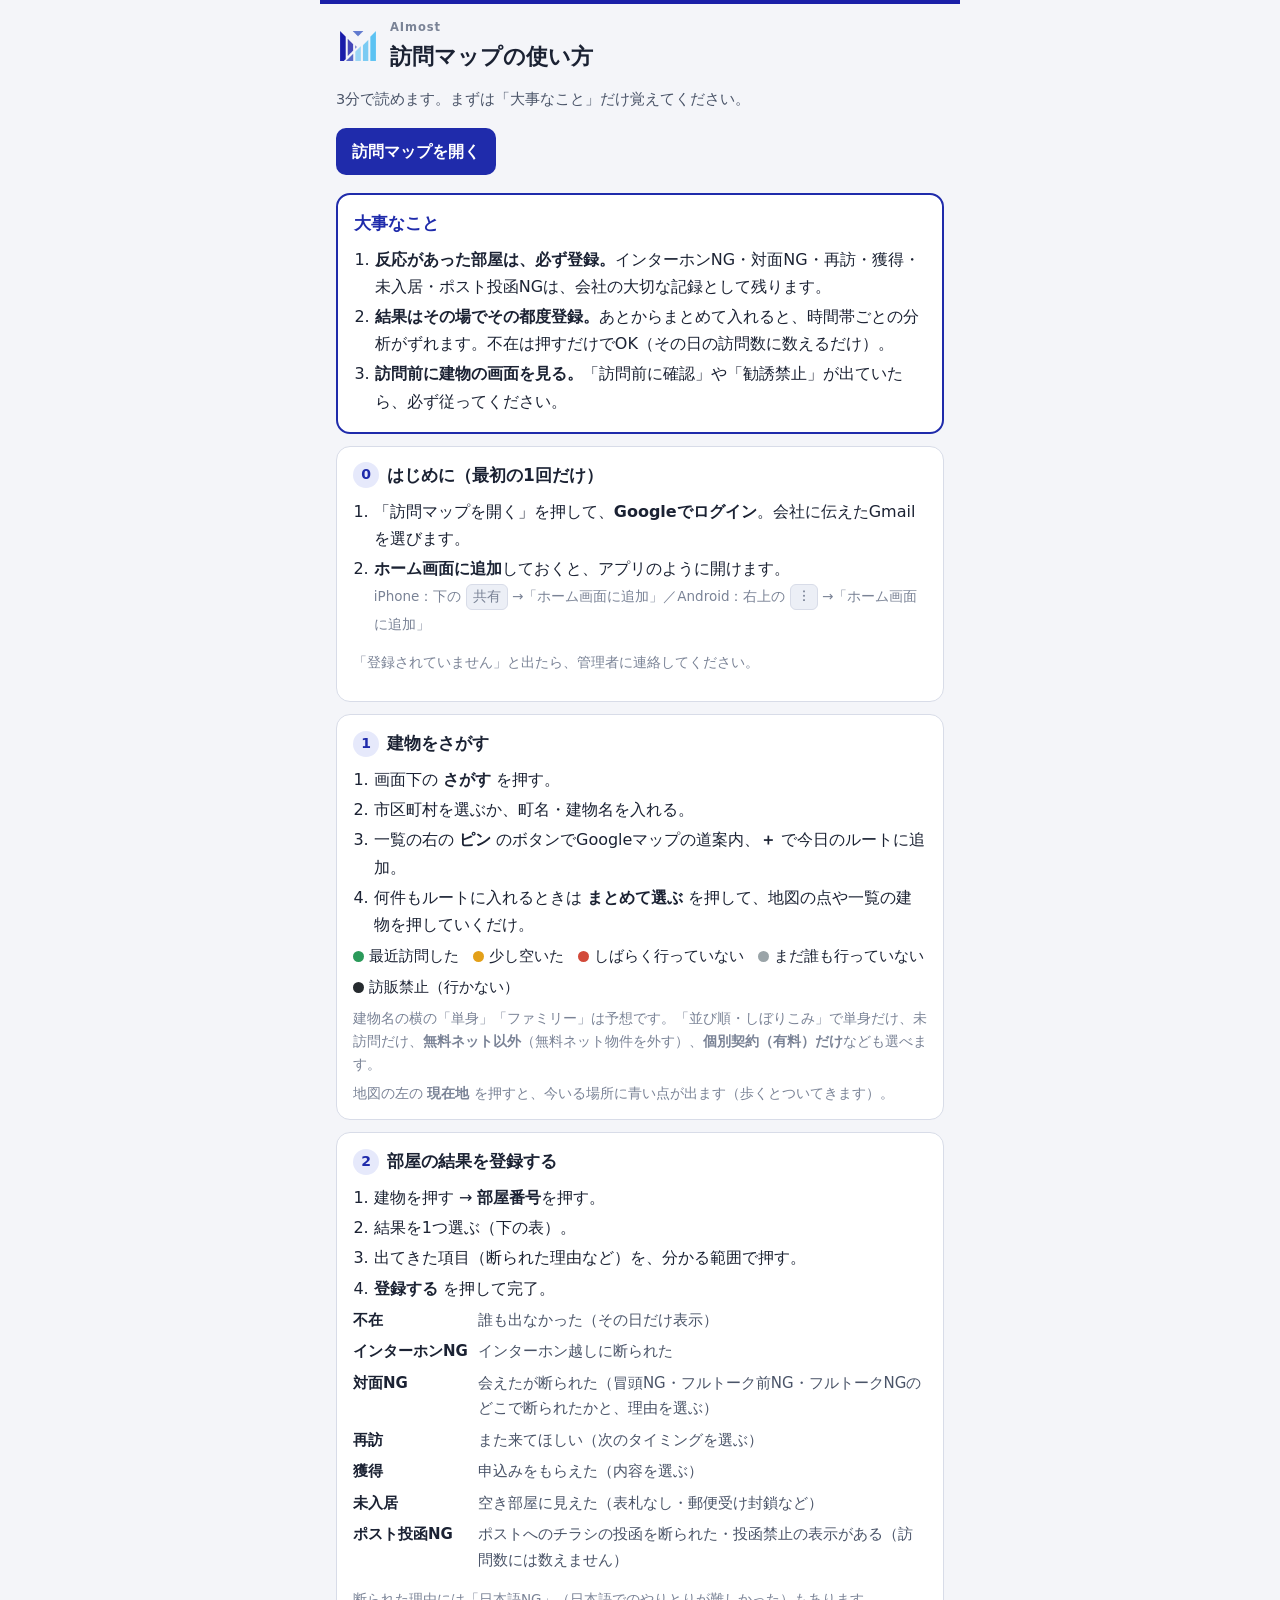
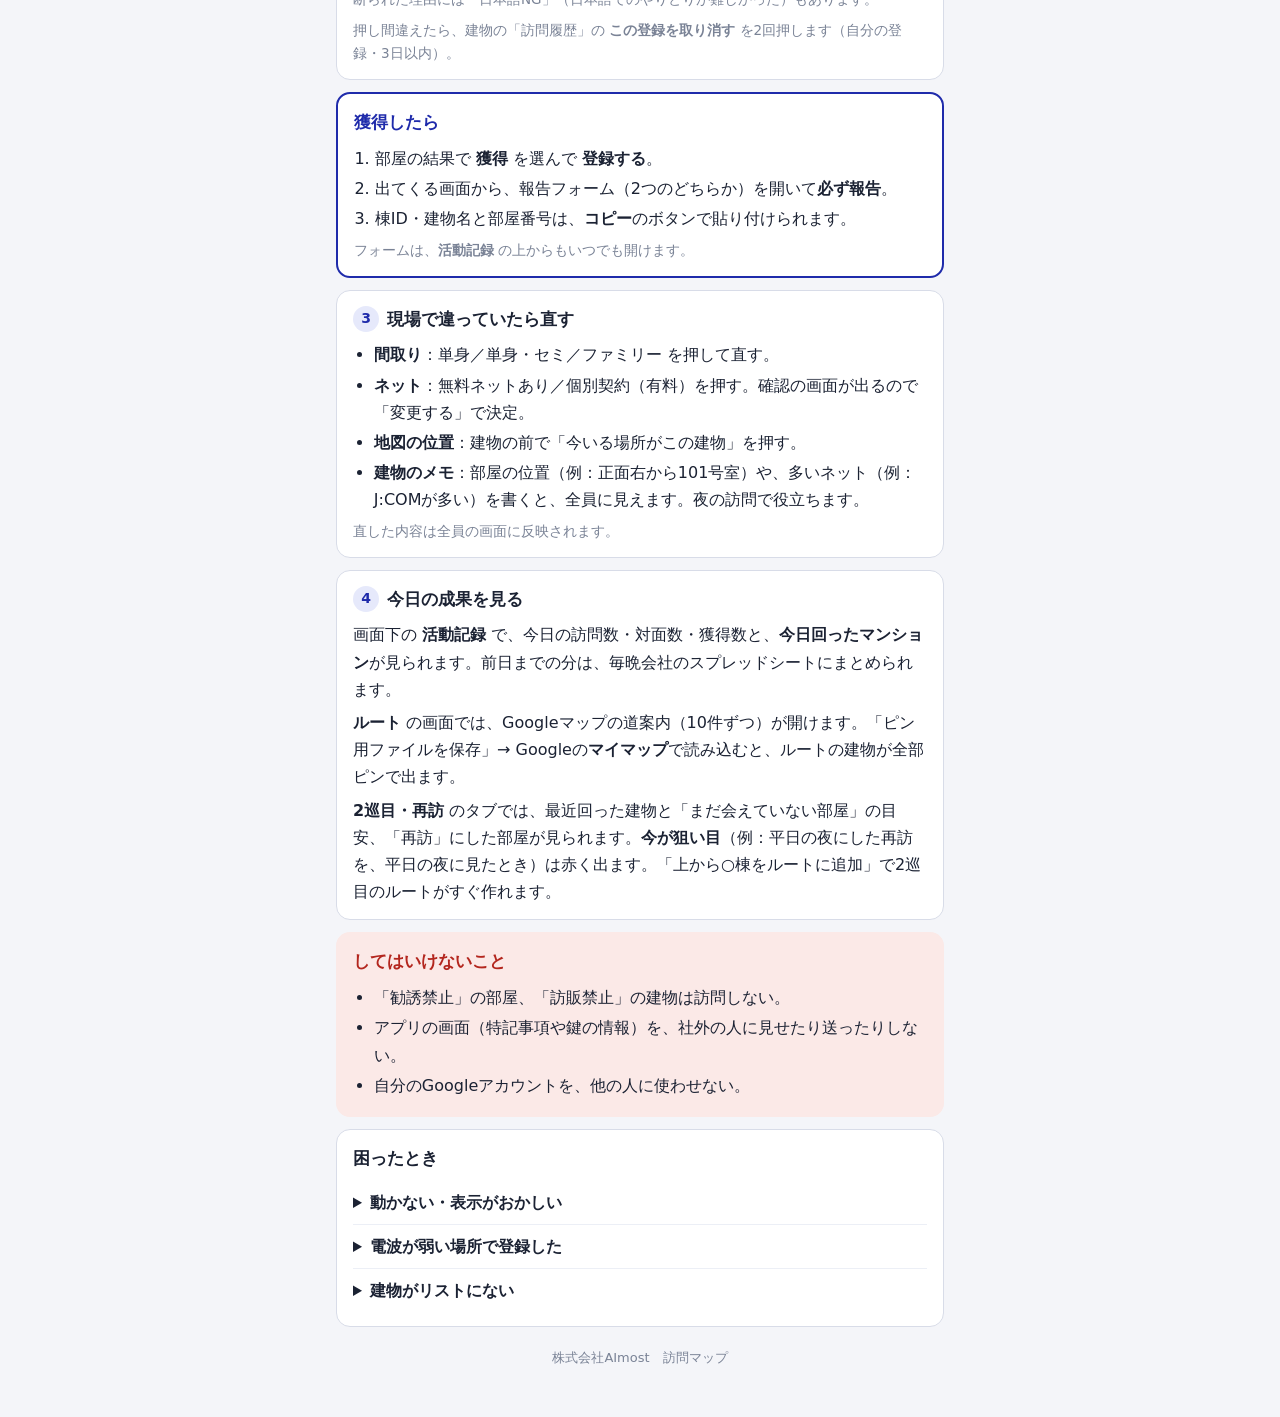
<file: guide.html>
<!doctype html>
<html lang="ja">
<head>
<meta charset="utf-8">
<meta name="viewport" content="width=device-width,initial-scale=1,viewport-fit=cover">
<meta name="robots" content="noindex,nofollow">
<meta name="theme-color" content="#1B1FA8">
<link rel="icon" type="image/png" href="img/favicon.png">
<link rel="apple-touch-icon" href="img/apple-touch-icon.png">
<title>訪問マップの使い方</title>
<style>
:root{
  --ink:#1b2233;--ink2:#4a5468;--ink3:#7a8396;--bg:#f4f5f9;--card:#fff;--line:#d8dce8;--soft:#eceff6;
  --accent:#1f2bab;--accent-soft:#e6e9fb;--warn:#b3261e;--warn-soft:#fbe9e7;
  --g:#2b9a5a;--y:#e3a019;--r:#d24a3a;--n:#9aa4a8;--k:#262b2f;
}
@media (prefers-color-scheme:dark){:root:not([data-theme="light"]){
  --ink:#e8ebf4;--ink2:#b6bdcf;--ink3:#8c94a8;--bg:#12151f;--card:#1b2030;--line:#323a52;--soft:#242b3e;
  --accent:#9aa8ff;--accent-soft:#262d57;--warn:#ff8a80;--warn-soft:#3a2220;--k:#dfe5e3;
}}
*{box-sizing:border-box}
body{margin:0;background:var(--bg);color:var(--ink);font-family:"BIZ UDPGothic","Hiragino Sans","Noto Sans JP",system-ui,sans-serif;font-size:16px;line-height:1.7}
main{max-width:640px;margin:0 auto;padding:16px 16px 48px}
h1{font-size:22px;margin:8px 0 2px}
.lead{color:var(--ink2);margin:0 0 16px;font-size:14.5px}
.open{display:flex;gap:8px;flex-wrap:wrap;margin-bottom:18px}
.open a{display:inline-flex;align-items:center;justify-content:center;padding:10px 16px;border-radius:10px;background:var(--accent);color:#fff;text-decoration:none;font-weight:700}
@media (prefers-color-scheme:dark){.open a{color:#10132b}.head img{background:#fff;border-radius:8px;padding:3px}}
.head{display:flex;align-items:center;gap:10px;padding-top:4px;border-top:4px solid #1B1FA8;margin:-16px -16px 8px;padding:14px 16px 4px}
.head img{width:44px;height:38px;object-fit:contain}
.head small{display:block;font-size:11.5px;color:var(--ink3);font-weight:700;letter-spacing:.08em}
.card{background:var(--card);border:1px solid var(--line);border-radius:14px;padding:14px 16px;margin:0 0 12px}
.must{border:2px solid var(--accent)}
.must h2{color:var(--accent)}
h2{font-size:17px;margin:0 0 8px;display:flex;align-items:center;gap:8px}
h2 .n{display:inline-grid;place-items:center;width:26px;height:26px;border-radius:50%;background:var(--accent-soft);color:var(--accent);font-size:14px;flex:none}
ol,ul{margin:0;padding-left:1.3em}
li{margin:3px 0}
b{font-weight:700}
.muted{color:var(--ink3);font-size:13.5px}
.res{display:grid;grid-template-columns:auto 1fr;gap:6px 10px;margin-top:6px;font-size:15px}
.res dt{font-weight:700;white-space:nowrap}
.res dd{margin:0;color:var(--ink2)}
.dots{display:flex;flex-wrap:wrap;gap:6px 14px;margin-top:6px;font-size:14.5px}
.dot{display:inline-block;width:11px;height:11px;border-radius:50%;margin-right:5px;vertical-align:-1px}
.stop{background:var(--warn-soft);border-color:transparent}
.stop h2{color:var(--warn)}
details{border-top:1px solid var(--soft);padding:8px 0}
details:first-of-type{border-top:0}
summary{cursor:pointer;font-weight:700}
.key{display:inline-block;padding:0 6px;border:1px solid var(--line);border-radius:6px;background:var(--soft);font-size:14px}
footer{color:var(--ink3);font-size:13px;text-align:center;margin-top:20px}
</style>
</head>
<body>
<main>
  <div class="head"><img src="img/mark.png" alt="AImost"><div><small>AImost</small><h1 style="margin:0">訪問マップの使い方</h1></div></div>
  <p class="lead">3分で読めます。まずは「大事なこと」だけ覚えてください。</p>
  <div class="open"><a href="./">訪問マップを開く</a></div>

  <section class="card must">
    <h2>大事なこと</h2>
    <ol>
      <li><b>反応があった部屋は、必ず登録。</b>インターホンNG・対面NG・再訪・獲得・未入居・ポスト投函NGは、会社の大切な記録として残ります。</li>
      <li><b>結果はその場でその都度登録。</b>あとからまとめて入れると、時間帯ごとの分析がずれます。不在は押すだけでOK（その日の訪問数に数えるだけ）。</li>
      <li style="display:none"><b>不在は、押すだけでOK。</b>その日の訪問数に数えるだけで、記録には残りません。会えるまで何度でも行きます。</li>
      <li><b>訪問前に建物の画面を見る。</b>「訪問前に確認」や「勧誘禁止」が出ていたら、必ず従ってください。</li>
    </ol>
  </section>

  <section class="card">
    <h2><span class="n">0</span>はじめに（最初の1回だけ）</h2>
    <ol>
      <li>「訪問マップを開く」を押して、<b>Googleでログイン</b>。会社に伝えたGmailを選びます。</li>
      <li><b>ホーム画面に追加</b>しておくと、アプリのように開けます。<br>
        <span class="muted">iPhone：下の <span class="key">共有</span> →「ホーム画面に追加」／Android：右上の <span class="key">︙</span> →「ホーム画面に追加」</span></li>
    </ol>
    <p class="muted">「登録されていません」と出たら、管理者に連絡してください。</p>
  </section>

  <section class="card">
    <h2><span class="n">1</span>建物をさがす</h2>
    <ol>
      <li>画面下の <b>さがす</b> を押す。</li>
      <li>市区町村を選ぶか、町名・建物名を入れる。</li>
      <li>一覧の右の <b>ピン</b> のボタンでGoogleマップの道案内、<b>＋</b> で今日のルートに追加。</li>
      <li>何件もルートに入れるときは <b>まとめて選ぶ</b> を押して、地図の点や一覧の建物を押していくだけ。</li>
    </ol>
    <div class="dots">
      <span><i class="dot" style="background:var(--g)"></i>最近訪問した</span>
      <span><i class="dot" style="background:var(--y)"></i>少し空いた</span>
      <span><i class="dot" style="background:var(--r)"></i>しばらく行っていない</span>
      <span><i class="dot" style="background:var(--n)"></i>まだ誰も行っていない</span>
      <span><i class="dot" style="background:var(--k)"></i>訪販禁止（行かない）</span>
    </div>
    <p class="muted" style="margin:8px 0 0">建物名の横の「単身」「ファミリー」は予想です。「並び順・しぼりこみ」で単身だけ、未訪問だけ、<b>無料ネット以外</b>（無料ネット物件を外す）、<b>個別契約（有料）だけ</b>なども選べます。</p>
    <p class="muted" style="margin:6px 0 0">地図の左の <b>現在地</b> を押すと、今いる場所に青い点が出ます（歩くとついてきます）。</p>
  </section>

  <section class="card">
    <h2><span class="n">2</span>部屋の結果を登録する</h2>
    <ol>
      <li>建物を押す → <b>部屋番号</b>を押す。</li>
      <li>結果を1つ選ぶ（下の表）。</li>
      <li>出てきた項目（断られた理由など）を、分かる範囲で押す。</li>
      <li><b>登録する</b> を押して完了。</li>
    </ol>
    <dl class="res">
      <dt>不在</dt><dd>誰も出なかった（その日だけ表示）</dd>
      <dt>インターホンNG</dt><dd>インターホン越しに断られた</dd>
      <dt>対面NG</dt><dd>会えたが断られた（冒頭NG・フルトーク前NG・フルトークNGのどこで断られたかと、理由を選ぶ）</dd>
      <dt>再訪</dt><dd>また来てほしい（次のタイミングを選ぶ）</dd>
      <dt>獲得</dt><dd>申込みをもらえた（内容を選ぶ）</dd>
      <dt>未入居</dt><dd>空き部屋に見えた（表札なし・郵便受け封鎖など）</dd>
      <dt>ポスト投函NG</dt><dd>ポストへのチラシの投函を断られた・投函禁止の表示がある（訪問数には数えません）</dd>
    </dl>
    <p class="muted" style="margin:6px 0 0">断られた理由には「日本語NG」（日本語でのやりとりが難しかった）もあります。</p>
    <p class="muted" style="margin:8px 0 0">押し間違えたら、建物の「訪問履歴」の <b>この登録を取り消す</b> を2回押します（自分の登録・3日以内）。</p>
  </section>

  <section class="card must">
    <h2>獲得したら</h2>
    <ol>
      <li>部屋の結果で <b>獲得</b> を選んで <b>登録する</b>。</li>
      <li>出てくる画面から、報告フォーム（2つのどちらか）を開いて<b>必ず報告</b>。</li>
      <li>棟ID・建物名と部屋番号は、<b>コピー</b>のボタンで貼り付けられます。</li>
    </ol>
    <p class="muted" style="margin:6px 0 0">フォームは、<b>活動記録</b> の上からもいつでも開けます。</p>
  </section>

  <section class="card">
    <h2><span class="n">3</span>現場で違っていたら直す</h2>
    <ul>
      <li><b>間取り</b>：単身／単身・セミ／ファミリー を押して直す。</li>
      <li><b>ネット</b>：無料ネットあり／個別契約（有料）を押す。確認の画面が出るので「変更する」で決定。</li>
      <li><b>地図の位置</b>：建物の前で「今いる場所がこの建物」を押す。</li>
      <li><b>建物のメモ</b>：部屋の位置（例：正面右から101号室）や、多いネット（例：J:COMが多い）を書くと、全員に見えます。夜の訪問で役立ちます。</li>
    </ul>
    <p class="muted" style="margin:6px 0 0">直した内容は全員の画面に反映されます。</p>
  </section>

  <section class="card">
    <h2><span class="n">4</span>今日の成果を見る</h2>
    <p style="margin:0">画面下の <b>活動記録</b> で、今日の訪問数・対面数・獲得数と、<b>今日回ったマンション</b>が見られます。前日までの分は、毎晩会社のスプレッドシートにまとめられます。</p>
    <p style="margin:6px 0 0"><b>ルート</b> の画面では、Googleマップの道案内（10件ずつ）が開けます。「ピン用ファイルを保存」→ Googleの<b>マイマップ</b>で読み込むと、ルートの建物が全部ピンで出ます。</p>
    <p style="margin:6px 0 0"><b>2巡目・再訪</b> のタブでは、最近回った建物と「まだ会えていない部屋」の目安、「再訪」にした部屋が見られます。<b>今が狙い目</b>（例：平日の夜にした再訪を、平日の夜に見たとき）は赤く出ます。「上から○棟をルートに追加」で2巡目のルートがすぐ作れます。</p>
  </section>

  <section class="card stop">
    <h2>してはいけないこと</h2>
    <ul>
      <li>「勧誘禁止」の部屋、「訪販禁止」の建物は訪問しない。</li>
      <li>アプリの画面（特記事項や鍵の情報）を、社外の人に見せたり送ったりしない。</li>
      <li>自分のGoogleアカウントを、他の人に使わせない。</li>
    </ul>
  </section>

  <section class="card">
    <h2>困ったとき</h2>
    <details><summary>動かない・表示がおかしい</summary><p class="muted">アプリを一度閉じて、開き直してください。直らなければ管理者へ。</p></details>
    <details><summary>電波が弱い場所で登録した</summary><p class="muted">アプリを開いたままにしておけば、電波が戻ったときに送られます。すぐに閉じた場合は、あとで建物の画面を開いて、登録が残っているか確かめてください。</p></details>
    <details><summary>建物がリストにない</summary><p class="muted">リストは毎月更新されます。見つからない建物は、管理者に建物名と住所を伝えてください。</p></details>
  </section>

  <footer>株式会社AImost　訪問マップ</footer>
</main>
</body>
</html>
</file>
